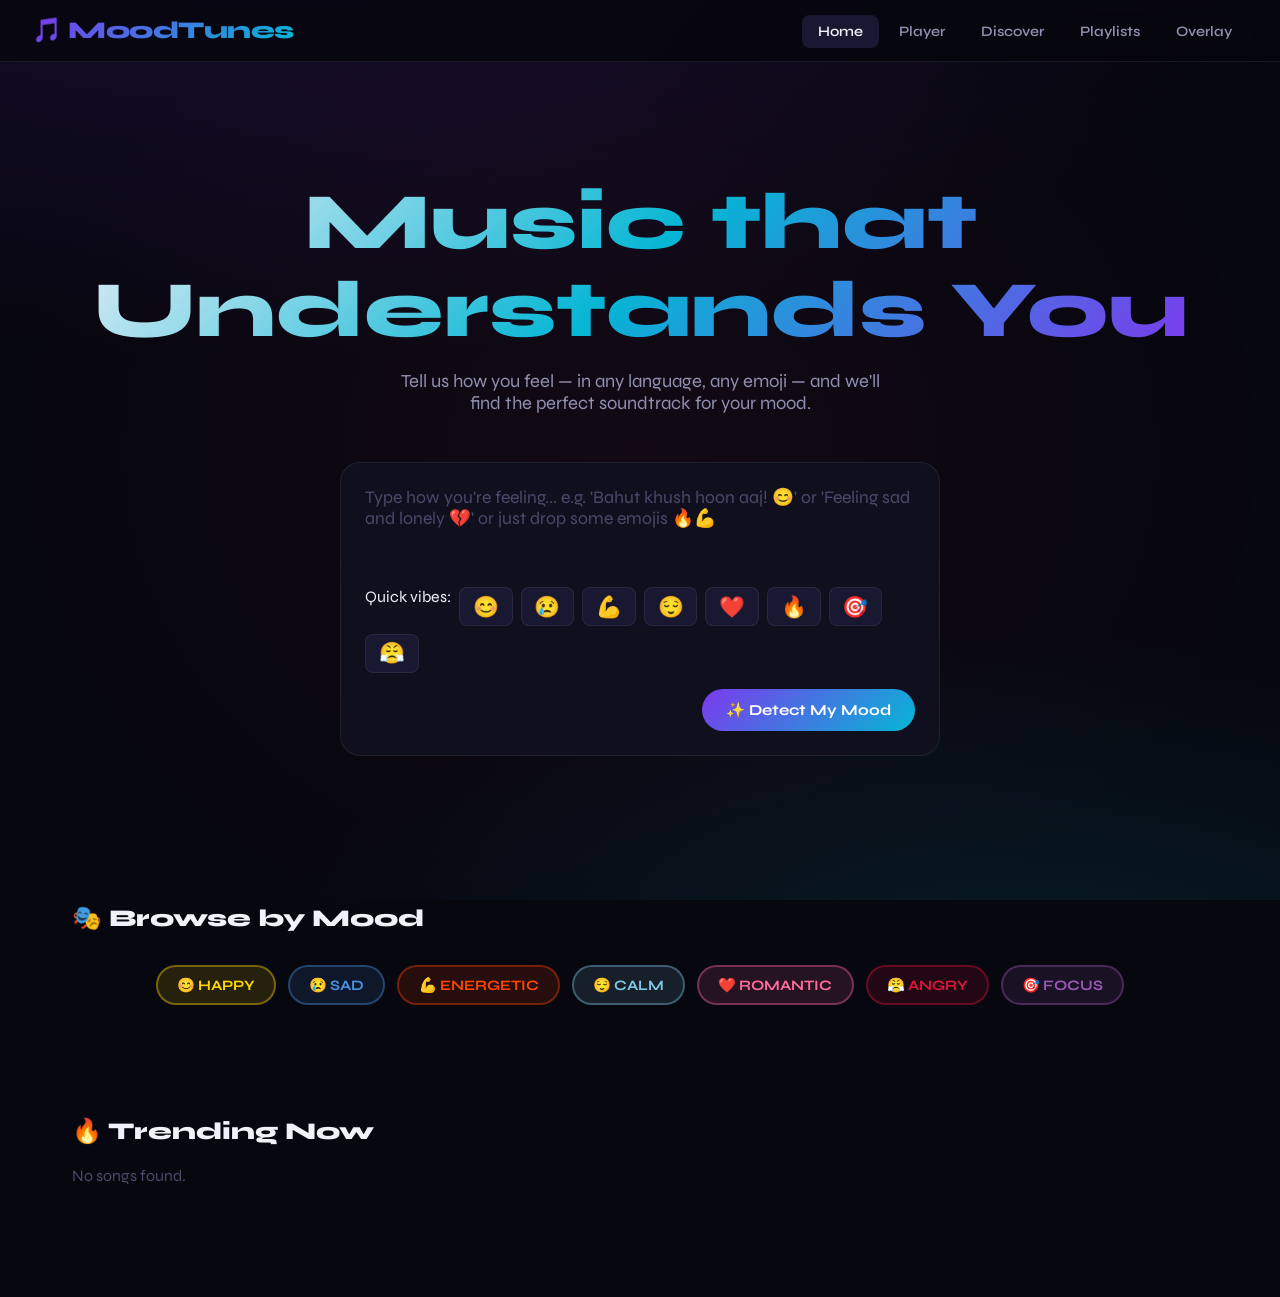
<file: Frontend/index.html>
<!DOCTYPE html>
<html lang="en">
<head>
  <meta charset="UTF-8">
  <meta name="viewport" content="width=device-width, initial-scale=1.0">
  <title>MoodTunes — Feel the Music</title>
  <link rel="stylesheet" href="css/style.css">
  <link rel="preconnect" href="https://fonts.googleapis.com">
  <style>
    .hero {
      min-height: 90vh;
      display: flex; flex-direction: column;
      align-items: center; justify-content: center;
      text-align: center; padding: 2rem;
      position: relative; z-index: 1;
    }

    .hero-title {
      font-size: clamp(2.5rem, 7vw, 5rem);
      font-weight: 800;
      line-height: 1.1;
      background: linear-gradient(135deg, var(--text-primary) 0%, var(--accent-cyan) 50%, var(--accent-purple) 100%);
      -webkit-background-clip: text;
      -webkit-text-fill-color: transparent;
      background-clip: text;
      margin-bottom: 1rem;
    }

    .hero-sub {
      color: var(--text-secondary);
      font-size: 1.15rem;
      margin-bottom: 3rem;
      max-width: 500px;
    }

    .mood-input-area {
      width: 100%; max-width: 600px;
      background: var(--bg-card);
      border: 1px solid var(--border);
      border-radius: var(--radius-lg);
      padding: 1.5rem;
      transition: var(--transition);
    }

    .mood-input-area:focus-within {
      border-color: var(--accent-purple);
      box-shadow: 0 0 0 3px rgba(124,58,237,0.15);
    }

    .mood-textarea {
      width: 100%;
      background: transparent;
      border: none;
      outline: none;
      color: var(--text-primary);
      font-family: 'Syne', sans-serif;
      font-size: 1.1rem;
      resize: none;
      min-height: 80px;
    }

    .mood-textarea::placeholder { color: var(--text-muted); }

    .emoji-row {
      display: flex; gap: 0.5rem; margin-top: 1rem;
      flex-wrap: wrap;
    }

    .emoji-btn {
      background: var(--bg-hover);
      border: 1px solid var(--border);
      border-radius: 8px;
      padding: 0.4rem 0.8rem;
      font-size: 1.3rem;
      cursor: pointer;
      transition: var(--transition);
    }

    .emoji-btn:hover {
      transform: scale(1.2);
      border-color: var(--accent-purple);
    }

    .mood-result {
      display: none;
      flex-direction: column;
      align-items: center;
      gap: 1.5rem;
      margin-top: 3rem;
      padding: 2.5rem;
      max-width: 600px;
      width: 100%;
    }

    .mood-result.visible { display: flex; }

    .section-title {
      font-size: 1.5rem;
      font-weight: 800;
      margin-bottom: 1.25rem;
      display: flex; align-items: center; gap: 0.5rem;
    }

    .mood-moods-row {
      display: flex; gap: 0.75rem; flex-wrap: wrap;
      justify-content: center; margin-top: 2rem;
    }

    .mood-chip {
      padding: 0.6rem 1.2rem;
      border-radius: 50px;
      font-weight: 700;
      font-size: 0.9rem;
      cursor: pointer;
      border: 2px solid transparent;
      transition: var(--transition);
    }

    .mood-chip:hover { transform: scale(1.05); filter: brightness(1.2); }

    main { position: relative; z-index: 1; }
    .container { max-width: 1200px; margin: 0 auto; padding: 2rem; }
  </style>
</head>
<body>
  <div class="aurora"></div>

  <!-- Navbar -->
  <nav class="navbar">
    <div class="nav-logo">🎵 MoodTunes</div>
    <ul class="nav-links">
      <li><a href="index.html">Home</a></li>
      <li><a href="player.html">Player</a></li>
      <li><a href="discover.html">Discover</a></li>
      <li><a href="playlists.html">Playlists</a></li>
      <li><a href="overlay.html">Overlay</a></li>
    </ul>
  </nav>

  <main>
    <!-- Hero Section -->
    <section class="hero">
      <h1 class="hero-title fade-up">Music that<br>Understands You</h1>
      <p class="hero-sub fade-up-delay">Tell us how you feel — in any language, any emoji — and we'll find the perfect soundtrack for your mood.</p>

      <!-- Mood Input -->
      <div class="mood-input-area fade-up-delay">
        <textarea class="mood-textarea" id="moodText"
          placeholder="Type how you're feeling... e.g. 'Bahut khush hoon aaj! 😊' or 'Feeling sad and lonely 💔' or just drop some emojis 🔥💪"></textarea>

        <div class="emoji-row">
          <span>Quick vibes:</span>
          <button class="emoji-btn" onclick="addEmoji('😊')">😊</button>
          <button class="emoji-btn" onclick="addEmoji('😢')">😢</button>
          <button class="emoji-btn" onclick="addEmoji('💪')">💪</button>
          <button class="emoji-btn" onclick="addEmoji('😌')">😌</button>
          <button class="emoji-btn" onclick="addEmoji('❤️')">❤️</button>
          <button class="emoji-btn" onclick="addEmoji('🔥')">🔥</button>
          <button class="emoji-btn" onclick="addEmoji('🎯')">🎯</button>
          <button class="emoji-btn" onclick="addEmoji('😤')">😤</button>
        </div>

        <div style="display:flex; justify-content:flex-end; margin-top:1rem;">
          <button class="btn btn-primary" onclick="handleDetect()" id="detectBtn">
            ✨ Detect My Mood
          </button>
        </div>
      </div>

      <!-- Mood Result -->
      <div class="mood-result glass" id="moodResult">
        <div class="mood-orb" id="moodOrb">❓</div>
        <div>
          <div id="moodName" style="font-size:2rem; font-weight:800; text-align:center;"></div>
          <div id="moodDesc" style="color:var(--text-secondary); text-align:center; margin-top:0.5rem;"></div>
        </div>
        <div style="display:flex; gap:1rem;">
          <button class="btn btn-primary" onclick="loadMoodSongs()">🎵 Play Songs</button>
          <button class="btn btn-ghost" onclick="goToDiscover()">🔍 Discover More</button>
        </div>
      </div>
    </section>

    <!-- Browse by Mood -->
    <section class="container">
      <div class="section-title">🎭 Browse by Mood</div>
      <div class="mood-moods-row" id="moodChips"></div>
    </section>

    <!-- Trending Songs -->
    <section class="container" style="margin-top:3rem;">
      <div class="section-title">🔥 Trending Now</div>
      <div class="songs-grid" id="trendingGrid">
        <div style="grid-column:1/-1; display:flex; justify-content:center; padding:2rem;">
          <div class="spinner"></div>
        </div>
      </div>
    </section>

    <div style="height: 80px;"></div>
  </main>

  <script src="js/app.js"></script>
  <script>
    let currentMood = null;
    let moodSongs = [];

    // Render mood chips
    const moodChipsEl = document.getElementById('moodChips');
    Object.entries(MOOD_META).forEach(([mood, meta]) => {
      const chip = document.createElement('div');
      chip.className = 'mood-chip';
      chip.style.background = meta.color + '20';
      chip.style.color = meta.color;
      chip.style.borderColor = meta.color + '60';
      chip.textContent = meta.emoji + ' ' + mood;
      chip.addEventListener('click', () => loadSongsByMood(mood));
      moodChipsEl.appendChild(chip);
    });

    // Load trending on startup
    window.addEventListener('DOMContentLoaded', async () => {
      const songs = await getTrendingSongs();
      renderGrid(songs, document.getElementById('trendingGrid'));
    });

    function renderGrid(songs, container) {
      container.innerHTML = '';
      if (!songs.length) {
        container.innerHTML = '<p style="color:var(--text-muted)">No songs found.</p>';
        return;
      }
      songs.forEach((song, i) => {
        const card = renderSongCard(song, (s) => {
          playInPlayer(s, songs);
        });
        card.style.animationDelay = `${i * 0.05}s`;
        container.appendChild(card);
      });
    }

    async function handleDetect() {
      const text = document.getElementById('moodText').value.trim();
      if (!text) { showToast('Please tell us how you feel! 🎵', 'error'); return; }

      const btn = document.getElementById('detectBtn');
      btn.textContent = '🔍 Detecting...';
      btn.disabled = true;

      const result = await detectMood(text);
      currentMood = result.mood;

      // Update orb
      const orb = document.getElementById('moodOrb');
      const meta = MOOD_META[result.mood] || MOOD_META.HAPPY;
      orb.textContent = result.moodEmoji;
      orb.style.background = meta.gradient;
      orb.style.color = result.moodColor;
      orb.style.boxShadow = `0 0 40px ${result.moodColor}60`;

      document.getElementById('moodName').textContent = result.mood;
      document.getElementById('moodName').style.color = result.moodColor;
      document.getElementById('moodDesc').textContent = result.description;

      const moodResult = document.getElementById('moodResult');
      moodResult.classList.add('visible');
      moodResult.scrollIntoView({ behavior: 'smooth', block: 'nearest' });

      btn.textContent = '✨ Detect My Mood';
      btn.disabled = false;
    }

    async function loadMoodSongs() {
      if (!currentMood) return;
      const songs = await getSongsByMood(currentMood);
      moodSongs = songs;
      if (songs.length > 0) playInPlayer(songs[0], songs);
    }

    async function loadSongsByMood(mood) {
      const songs = await getSongsByMood(mood);
      renderGrid(songs, document.getElementById('trendingGrid'));
      document.getElementById('trendingGrid').scrollIntoView({ behavior: 'smooth' });
    }

    function addEmoji(emoji) {
      document.getElementById('moodText').value += emoji;
    }

    function goToDiscover() {
      if (currentMood) localStorage.setItem('moodtunes_discover_mood', currentMood);
      window.location.href = 'discover.html';
    }
  </script>
</body>
</html>
</file>
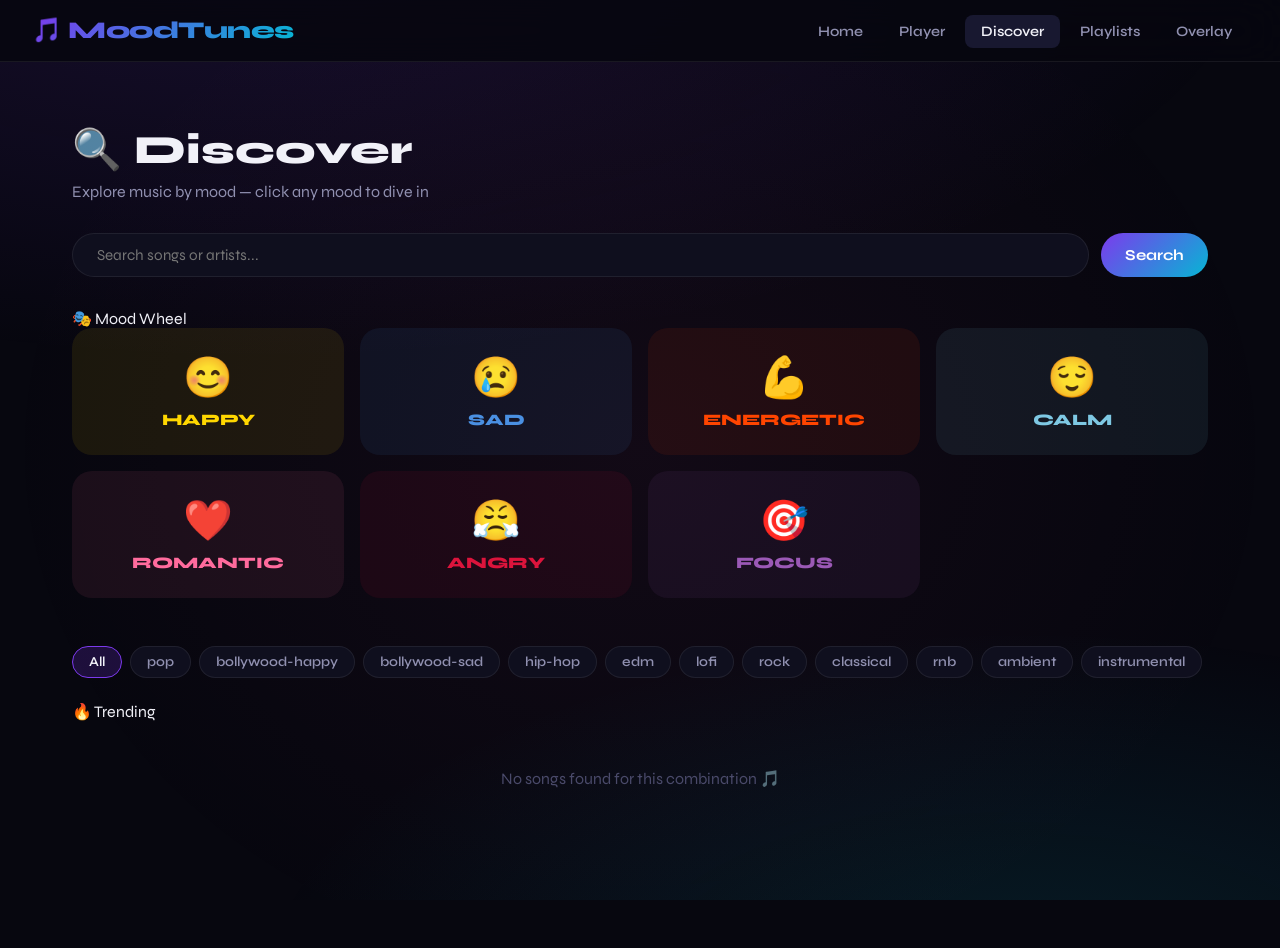
<file: Frontend/discover.html>
<!DOCTYPE html>
<html lang="en">
<head>
  <meta charset="UTF-8">
  <meta name="viewport" content="width=device-width, initial-scale=1.0">
  <title>MoodTunes — Discover</title>
  <link rel="stylesheet" href="css/style.css">
  <style>
    main { position:relative; z-index:1; }
    .container { max-width:1200px; margin:0 auto; padding:2rem; }

    /* Mood Wheel */
    .mood-wheel {
      display: grid;
      grid-template-columns: repeat(4, 1fr);
      gap: 1rem;
      margin-bottom: 3rem;
    }

    .mood-wheel-item {
      padding: 1.5rem 1rem;
      border-radius: var(--radius-lg);
      text-align: center;
      cursor: pointer;
      transition: var(--transition);
      border: 2px solid transparent;
      position: relative;
      overflow: hidden;
    }

    .mood-wheel-item::before {
      content: '';
      position: absolute; inset: 0;
      opacity: 0.15;
      transition: var(--transition);
    }

    .mood-wheel-item:hover { transform: translateY(-4px) scale(1.02); }
    .mood-wheel-item:hover::before { opacity: 0.3; }
    .mood-wheel-item.selected { border-color: currentColor; }

    .mood-wheel-emoji { font-size: 2.5rem; margin-bottom: 0.5rem; }
    .mood-wheel-label { font-weight: 800; font-size: 1rem; }
    .mood-wheel-count { font-size: 0.8rem; opacity: 0.7; margin-top: 0.25rem; }

    /* Genre Filter */
    .genre-filter {
      display: flex; gap: 0.5rem; flex-wrap: wrap;
      margin-bottom: 1.5rem;
    }

    .genre-tag {
      padding: 0.4rem 1rem;
      border-radius: 50px;
      background: var(--bg-card);
      border: 1px solid var(--border);
      color: var(--text-secondary);
      font-size: 0.85rem; font-weight: 600;
      cursor: pointer;
      transition: var(--transition);
    }

    .genre-tag:hover, .genre-tag.active {
      background: rgba(124,58,237,0.2);
      border-color: var(--accent-purple);
      color: var(--text-primary);
    }

    @media (max-width:600px) {
      .mood-wheel { grid-template-columns: repeat(2,1fr); }
    }
  </style>
</head>
<body>
  <div class="aurora"></div>
  <nav class="navbar">
    <div class="nav-logo">🎵 MoodTunes</div>
    <ul class="nav-links">
      <li><a href="index.html">Home</a></li>
      <li><a href="player.html">Player</a></li>
      <li><a href="discover.html">Discover</a></li>
      <li><a href="playlists.html">Playlists</a></li>
      <li><a href="overlay.html">Overlay</a></li>
    </ul>
  </nav>

  <main>
    <div class="container">
      <div style="padding:2rem 0;">
        <h1 style="font-size:2.5rem; font-weight:800;">🔍 Discover</h1>
        <p style="color:var(--text-secondary); margin-top:0.5rem;">Explore music by mood — click any mood to dive in</p>
      </div>

      <!-- Search Bar -->
      <div style="display:flex; gap:0.75rem; margin-bottom:2rem;">
        <input type="text" id="searchInput" placeholder="Search songs or artists..."
          style="flex:1; background:var(--bg-card); border:1px solid var(--border);
                 border-radius:50px; padding:0.75rem 1.5rem; color:var(--text-primary);
                 font-family:'Syne',sans-serif; font-size:0.95rem; outline:none;"
          oninput="handleSearch(this.value)">
        <button class="btn btn-primary" onclick="handleSearch(document.getElementById('searchInput').value)">Search</button>
      </div>

      <!-- Mood Wheel -->
      <div class="section-title">🎭 Mood Wheel</div>
      <div class="mood-wheel" id="moodWheel"></div>

      <!-- Genre Filter -->
      <div class="genre-filter" id="genreFilter"></div>

      <!-- Songs -->
      <div class="section-title" id="songsTitle">🎵 All Songs</div>
      <div class="songs-grid" id="songsGrid">
        <div style="grid-column:1/-1; display:flex; justify-content:center; padding:3rem;">
          <div class="spinner"></div>
        </div>
      </div>
    </div>
    <div style="height:80px;"></div>
  </main>

  <script src="js/app.js"></script>
  <script>
    let selectedMood = localStorage.getItem('moodtunes_discover_mood') || null;
    let currentSongs = [];

    const genres = ['All', 'pop', 'bollywood-happy', 'bollywood-sad', 'hip-hop', 'edm', 'lofi', 'rock', 'classical', 'rnb', 'ambient', 'instrumental'];
    let selectedGenre = 'All';

    // Build mood wheel
    const moodWheel = document.getElementById('moodWheel');
    Object.entries(MOOD_META).forEach(([mood, meta]) => {
      const item = document.createElement('div');
      item.className = 'mood-wheel-item' + (selectedMood === mood ? ' selected' : '');
      item.style.color = meta.color;
      item.innerHTML = `
        <div class="mood-wheel-emoji">${meta.emoji}</div>
        <div class="mood-wheel-label">${mood}</div>
      `;
      item.style.background = meta.color + '15';
      item.addEventListener('click', () => selectMood(mood, item));
      moodWheel.appendChild(item);
    });

    // Build genre filter
    const genreFilter = document.getElementById('genreFilter');
    genres.forEach(g => {
      const tag = document.createElement('div');
      tag.className = 'genre-tag' + (g === selectedGenre ? ' active' : '');
      tag.textContent = g;
      tag.addEventListener('click', () => {
        document.querySelectorAll('.genre-tag').forEach(t => t.classList.remove('active'));
        tag.classList.add('active');
        selectedGenre = g;
        loadSongs();
      });
      genreFilter.appendChild(tag);
    });

    async function selectMood(mood, el) {
      selectedMood = mood;
      localStorage.setItem('moodtunes_discover_mood', mood);
      document.querySelectorAll('.mood-wheel-item').forEach(i => i.classList.remove('selected'));
      el.classList.add('selected');
      await loadSongs();
    }

    async function loadSongs() {
      const grid = document.getElementById('songsGrid');
      const title = document.getElementById('songsTitle');
      grid.innerHTML = '<div style="grid-column:1/-1;display:flex;justify-content:center;padding:3rem;"><div class="spinner"></div></div>';

      let songs;
      if (selectedMood) {
        songs = await getSongsByMood(selectedMood);
        title.textContent = `${MOOD_META[selectedMood]?.emoji || '🎵'} ${selectedMood} Songs`;
      } else {
        songs = await getTrendingSongs();
        title.textContent = '🔥 Trending';
      }

      if (selectedGenre !== 'All') {
        songs = songs.filter(s => s.genre === selectedGenre);
      }

      currentSongs = songs;
      renderGrid(songs);
    }

    function renderGrid(songs) {
      const grid = document.getElementById('songsGrid');
      grid.innerHTML = '';
      if (!songs.length) {
        grid.innerHTML = '<div style="grid-column:1/-1; text-align:center; padding:3rem; color:var(--text-muted);">No songs found for this combination 🎵</div>';
        return;
      }
      songs.forEach((song, i) => {
        const card = renderSongCard(song, (s) => playInPlayer(s, songs));
        card.style.animationDelay = `${i * 0.04}s`;
        grid.appendChild(card);
      });
    }

    let searchTimeout;
    function handleSearch(query) {
      clearTimeout(searchTimeout);
      if (!query.trim()) { loadSongs(); return; }
      searchTimeout = setTimeout(async () => {
        const res = await fetch(`${API_BASE}/songs/search?q=${encodeURIComponent(query)}`);
        const songs = await res.json();
        document.getElementById('songsTitle').textContent = `🔍 Results for "${query}"`;
        renderGrid(songs);
      }, 400);
    }

    // Initial load
    loadSongs();
  </script>
</body>
</html>
</file>
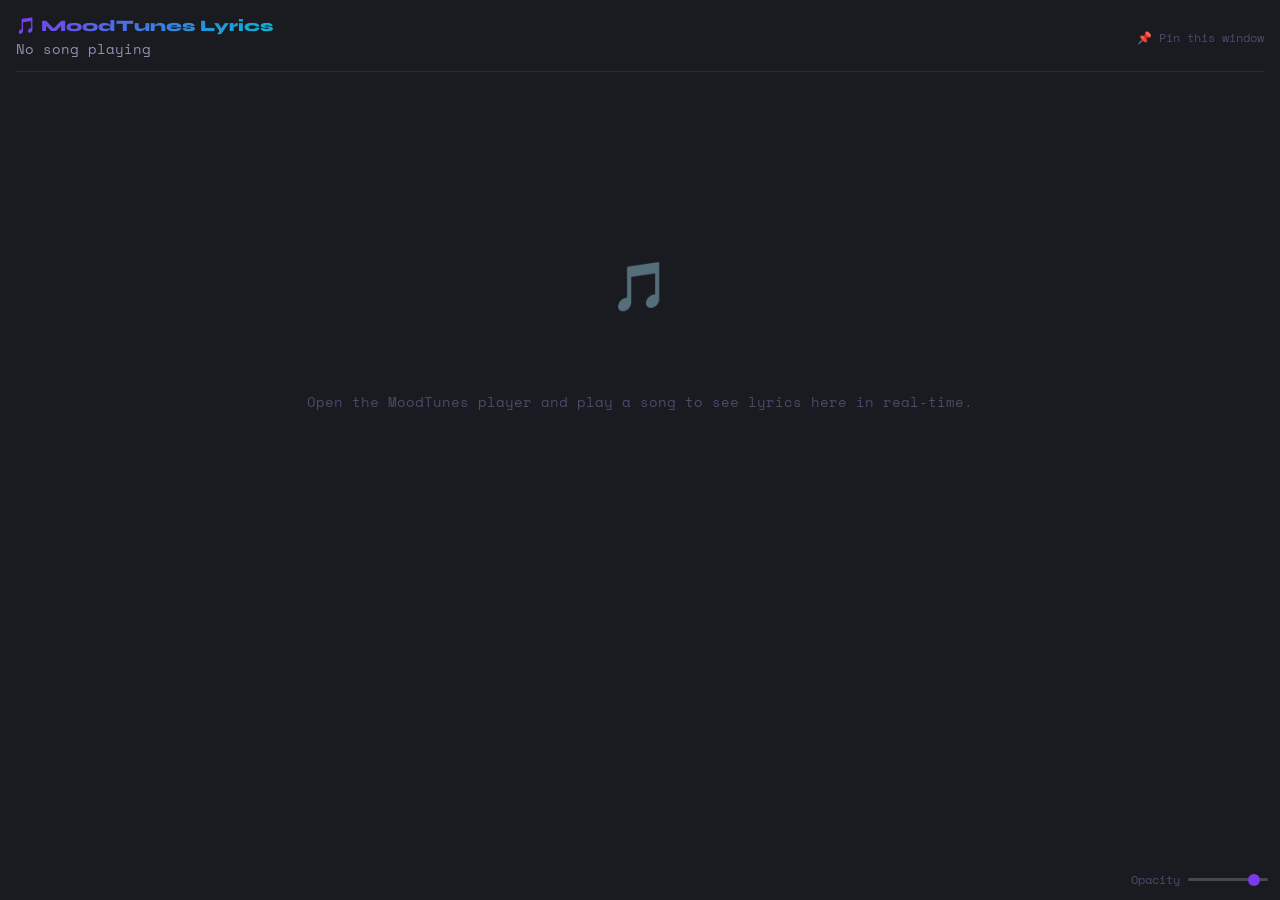
<file: Frontend/overlay.html>
<!DOCTYPE html>
<html lang="en">
<head>
  <meta charset="UTF-8">
  <title>MoodTunes Lyrics</title>
  <link rel="preconnect" href="https://fonts.googleapis.com">
  <link href="https://fonts.googleapis.com/css2?family=Space+Mono:ital@0;1&family=Syne:wght@700;800&display=swap" rel="stylesheet">
  <style>
    * { margin:0; padding:0; box-sizing:border-box; }
    body {
      font-family: 'Space Mono', monospace;
      background: rgba(7,7,15,0.92);
      color: #f1f1f8;
      min-height: 100vh;
      padding: 1rem;
      overflow-x: hidden;
    }

    .overlay-header {
      display: flex; justify-content: space-between; align-items: center;
      padding-bottom: 0.75rem;
      border-bottom: 1px solid rgba(255,255,255,0.08);
      margin-bottom: 1rem;
    }

    .overlay-title {
      font-family: 'Syne', sans-serif;
      font-weight: 800; font-size: 1rem;
      background: linear-gradient(135deg, #7c3aed, #06b6d4);
      -webkit-background-clip: text;
      -webkit-text-fill-color: transparent;
    }

    .overlay-song { font-size: 0.85rem; color: #9090b0; margin-top: 0.25rem; }

    .lyrics-box {
      font-size: 0.85rem;
      line-height: 1.9;
      color: #9090b0;
      white-space: pre-wrap;
      max-height: calc(100vh - 120px);
      overflow-y: auto;
      scrollbar-width: thin;
      scrollbar-color: #7c3aed transparent;
    }

    .opacity-control {
      position: fixed; bottom: 0.75rem; right: 0.75rem;
      display: flex; align-items: center; gap: 0.5rem;
    }

    .opacity-control input {
      width: 80px; appearance: none;
      height: 3px; background: rgba(255,255,255,0.2);
      border-radius: 2px; outline: none; cursor: pointer;
    }

    .opacity-control input::-webkit-slider-thumb {
      appearance: none; width: 12px; height: 12px;
      border-radius: 50%; background: #7c3aed; cursor: pointer;
    }

    .no-lyrics {
      text-align: center; padding: 3rem 1rem;
      color: #4a4a6a;
    }

    ::-webkit-scrollbar { width: 4px; }
    ::-webkit-scrollbar-thumb { background: #7c3aed; border-radius: 2px; }
  </style>
</head>
<body>
  <div class="overlay-header">
    <div>
      <div class="overlay-title">🎵 MoodTunes Lyrics</div>
      <div class="overlay-song" id="songInfo">No song playing</div>
    </div>
    <div style="font-size:0.75rem; color:#4a4a6a;">📌 Pin this window</div>
  </div>

  <div class="lyrics-box" id="lyricsBox">
    <div class="no-lyrics">
      <div style="font-size:3rem; margin-bottom:0.5rem;">🎵</div>
      <p>Open the MoodTunes player and play a song to see lyrics here in real-time.</p>
    </div>
  </div>

  <div class="opacity-control">
    <span style="font-size:0.75rem; color:#4a4a6a;">Opacity</span>
    <input type="range" min="30" max="100" value="92"
      oninput="document.body.style.background = `rgba(7,7,15,${this.value/100})`">
  </div>

  <script>
    function loadLyrics() {
      const lyrics = localStorage.getItem('moodtunes_lyrics');
      const songData = JSON.parse(localStorage.getItem('moodtunes_lyrics_song') || '{}');

      if (songData.title) {
        document.getElementById('songInfo').textContent = `${songData.title} — ${songData.artist}`;
      }

      if (lyrics) {
        document.getElementById('lyricsBox').textContent = lyrics;
      }
    }

    loadLyrics();
    // Auto-refresh every 2 seconds
    setInterval(loadLyrics, 2000);
  </script>
</body>
</html>
</file>
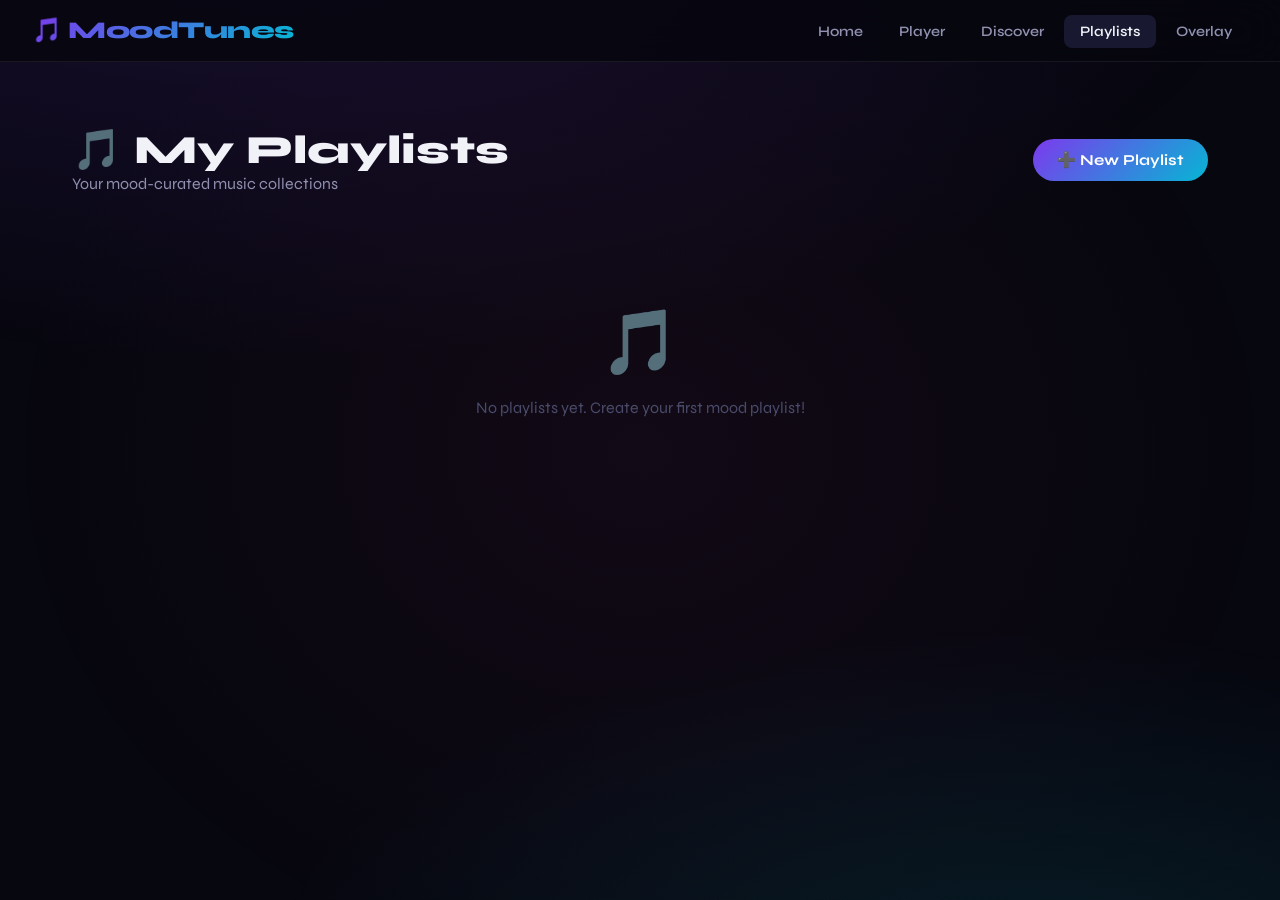
<file: Frontend/playlists.html>
<!DOCTYPE html>
<html lang="en">
<head>
  <meta charset="UTF-8">
  <meta name="viewport" content="width=device-width, initial-scale=1.0">
  <title>MoodTunes — Playlists</title>
  <link rel="stylesheet" href="css/style.css">
  <style>
    main { position:relative; z-index:1; }
    .container { max-width:1200px; margin:0 auto; padding:2rem; }

    .playlists-grid {
      display: grid;
      grid-template-columns: repeat(auto-fill, minmax(220px, 1fr));
      gap: 1.25rem;
      margin-top: 1.5rem;
    }

    .playlist-card {
      background: var(--bg-card);
      border: 1px solid var(--border);
      border-radius: var(--radius-lg);
      padding: 1.5rem;
      cursor: pointer;
      transition: var(--transition);
      position: relative;
      overflow: hidden;
    }

    .playlist-card:hover {
      transform: translateY(-4px);
      border-color: rgba(124,58,237,0.4);
    }

    .playlist-cover {
      width: 100%; aspect-ratio: 1;
      border-radius: 12px;
      display: flex; align-items: center; justify-content: center;
      font-size: 4rem;
      margin-bottom: 1rem;
    }

    .playlist-name { font-weight: 800; font-size: 1.05rem; }
    .playlist-meta { color: var(--text-secondary); font-size: 0.85rem; margin-top: 0.25rem; }

    /* Create Playlist Modal */
    .modal-overlay {
      display: none;
      position: fixed; inset: 0; z-index: 200;
      background: rgba(7,7,15,0.8);
      backdrop-filter: blur(10px);
      align-items: center; justify-content: center;
    }

    .modal-overlay.visible { display: flex; }

    .modal {
      background: var(--bg-card);
      border: 1px solid var(--border);
      border-radius: var(--radius-lg);
      padding: 2rem;
      width: 90%; max-width: 440px;
    }

    .modal input, .modal select {
      width: 100%;
      background: var(--bg-hover);
      border: 1px solid var(--border);
      border-radius: 10px;
      padding: 0.75rem 1rem;
      color: var(--text-primary);
      font-family: 'Syne', sans-serif;
      font-size: 0.95rem;
      outline: none;
      margin: 0.5rem 0 1rem;
    }

    .modal select option { background: var(--bg-card); }

    .song-list { margin-top: 1rem; }
    .song-list-item {
      display: flex; align-items: center; gap: 0.75rem;
      padding: 0.6rem; border-radius: 8px;
      transition: var(--transition);
    }
    .song-list-item:hover { background: var(--bg-hover); }
    .song-list-item img { width: 40px; height: 40px; border-radius: 6px; object-fit:cover; }
  </style>
</head>
<body>
  <div class="aurora"></div>
  <nav class="navbar">
    <div class="nav-logo">🎵 MoodTunes</div>
    <ul class="nav-links">
      <li><a href="index.html">Home</a></li>
      <li><a href="player.html">Player</a></li>
      <li><a href="discover.html">Discover</a></li>
      <li><a href="playlists.html">Playlists</a></li>
      <li><a href="overlay.html">Overlay</a></li>
    </ul>
  </nav>

  <!-- Create Playlist Modal -->
  <div class="modal-overlay" id="createModal">
    <div class="modal">
      <div style="font-size:1.3rem; font-weight:800; margin-bottom:1.5rem;">➕ Create Playlist</div>
      <label>Playlist Name</label>
      <input type="text" id="playlistName" placeholder="My Chill Vibes...">
      <label>Mood</label>
      <select id="playlistMood">
        <option value="HAPPY">😊 Happy</option>
        <option value="SAD">😢 Sad</option>
        <option value="ENERGETIC">💪 Energetic</option>
        <option value="CALM">😌 Calm</option>
        <option value="ROMANTIC">❤️ Romantic</option>
        <option value="ANGRY">😤 Angry</option>
        <option value="FOCUS">🎯 Focus</option>
      </select>
      <div style="display:flex; gap:0.75rem; justify-content:flex-end;">
        <button class="btn btn-ghost" onclick="closeModal()">Cancel</button>
        <button class="btn btn-primary" onclick="handleCreate()">Create ✨</button>
      </div>
    </div>
  </div>

  <!-- Playlist Detail Modal -->
  <div class="modal-overlay" id="detailModal">
    <div class="modal" style="max-width:520px;">
      <div style="display:flex; justify-content:space-between; align-items:center; margin-bottom:1rem;">
        <div id="detailTitle" style="font-size:1.3rem; font-weight:800;"></div>
        <button class="btn btn-ghost" style="padding:0.3rem 0.8rem;" onclick="closeDetail()">✕</button>
      </div>
      <div id="detailSongs" class="song-list"></div>
      <div style="margin-top:1rem; display:flex; gap:0.5rem;">
        <button class="btn btn-primary" onclick="playPlaylist()" style="flex:1;">▶ Play All</button>
        <button class="btn btn-ghost" onclick="deleteCurrentPlaylist()" style="color:#DC143C;">🗑 Delete</button>
      </div>
    </div>
  </div>

  <main>
    <div class="container">
      <div style="display:flex; justify-content:space-between; align-items:center; padding:2rem 0 1rem;">
        <div>
          <h1 style="font-size:2.5rem; font-weight:800;">🎵 My Playlists</h1>
          <p style="color:var(--text-secondary);">Your mood-curated music collections</p>
        </div>
        <button class="btn btn-primary" onclick="openCreateModal()">➕ New Playlist</button>
      </div>

      <!-- Mood Stats -->
      <div style="display:flex; gap:1rem; flex-wrap:wrap; margin-bottom:2rem;" id="moodStats"></div>

      <div class="playlists-grid" id="playlistsGrid">
        <div style="grid-column:1/-1; display:flex; justify-content:center; padding:3rem;">
          <div class="spinner"></div>
        </div>
      </div>
    </div>
    <div style="height:80px;"></div>
  </main>

  <script src="js/app.js"></script>
  <script>
    let playlists = [];
    let currentPlaylist = null;

    async function loadPlaylists() {
      playlists = await getUserPlaylists();
      renderPlaylists();
      renderStats();
    }

    function renderPlaylists() {
      const grid = document.getElementById('playlistsGrid');
      grid.innerHTML = '';

      if (!playlists.length) {
        grid.innerHTML = `
          <div style="grid-column:1/-1; text-align:center; padding:4rem; color:var(--text-muted);">
            <div style="font-size:4rem; margin-bottom:1rem;">🎵</div>
            <p>No playlists yet. Create your first mood playlist!</p>
          </div>`;
        return;
      }

      playlists.forEach(p => {
        const meta = MOOD_META[p.mood] || MOOD_META.HAPPY;
        const card = document.createElement('div');
        card.className = 'playlist-card fade-up';
        card.innerHTML = `
          <div class="playlist-cover" style="background:${meta.color}20; color:${meta.color};">
            ${meta.emoji}
          </div>
          <div class="playlist-name">${p.name}</div>
          <div class="playlist-meta">
            <span class="mood-badge" style="${getMoodBadgeStyle(p.mood)}">${meta.emoji} ${p.mood}</span>
            <span style="margin-left:0.5rem;">${p.songs?.length || 0} songs</span>
          </div>
        `;
        card.addEventListener('click', () => openDetail(p));
        grid.appendChild(card);
      });
    }

    async function renderStats() {
      const res = await fetch(`${API_BASE}/mood/stats`);
      const stats = await res.json();
      const el = document.getElementById('moodStats');
      el.innerHTML = '';
      Object.entries(stats).filter(([,v]) => v > 0).forEach(([mood, count]) => {
        const meta = MOOD_META[mood] || MOOD_META.HAPPY;
        const chip = document.createElement('div');
        chip.style.cssText = `
          padding: 0.5rem 1rem;
          background: ${meta.color}15;
          border: 1px solid ${meta.color}40;
          border-radius: 50px;
          color: ${meta.color};
          font-weight: 700; font-size: 0.85rem;
        `;
        chip.textContent = `${meta.emoji} ${count} ${mood.toLowerCase()} detection${count !== 1 ? 's' : ''}`;
        el.appendChild(chip);
      });
    }

    function openCreateModal() {
      document.getElementById('createModal').classList.add('visible');
    }

    function closeModal() {
      document.getElementById('createModal').classList.remove('visible');
    }

    async function handleCreate() {
      const name = document.getElementById('playlistName').value.trim();
      const mood = document.getElementById('playlistMood').value;
      if (!name) { showToast('Please enter a playlist name', 'error'); return; }

      const playlist = await createPlaylist(name, mood);
      playlists.push(playlist);

      // Check if there's a song to add
      const pendingSong = JSON.parse(localStorage.getItem('moodtunes_add_song') || 'null');
      if (pendingSong && pendingSong.id) {
        await addSongToPlaylist(playlist.id, pendingSong.id);
        localStorage.removeItem('moodtunes_add_song');
      }

      renderPlaylists();
      closeModal();
      showToast('Playlist created! 🎉');
    }

    function openDetail(playlist) {
      currentPlaylist = playlist;
      document.getElementById('detailTitle').textContent = '🎵 ' + playlist.name;
      const songsEl = document.getElementById('detailSongs');
      songsEl.innerHTML = '';

      if (!playlist.songs || !playlist.songs.length) {
        songsEl.innerHTML = '<p style="color:var(--text-muted); text-align:center; padding:1rem;">No songs yet. Add songs from the player!</p>';
      } else {
        playlist.songs.forEach(song => {
          const item = document.createElement('div');
          item.className = 'song-list-item';
          item.innerHTML = `
            <img src="${song.thumbnailUrl || `https://img.youtube.com/vi/${song.youtubeId}/default.jpg`}" alt="">
            <div style="flex:1; overflow:hidden;">
              <div style="font-weight:700; font-size:0.9rem; white-space:nowrap; overflow:hidden; text-overflow:ellipsis;">${song.title}</div>
              <div style="color:var(--text-secondary); font-size:0.8rem;">${song.artist}</div>
            </div>
            <button onclick="removeSong(${playlist.id}, ${song.id})"
              style="background:none;border:none;color:var(--text-muted);cursor:pointer;font-size:1rem;" title="Remove">🗑</button>
          `;
          item.addEventListener('click', (e) => {
            if (e.target.tagName !== 'BUTTON') playInPlayer(song, playlist.songs);
          });
          songsEl.appendChild(item);
        });
      }

      document.getElementById('detailModal').classList.add('visible');
    }

    function closeDetail() { document.getElementById('detailModal').classList.remove('visible'); }

    function playPlaylist() {
      if (currentPlaylist?.songs?.length) {
        playInPlayer(currentPlaylist.songs[0], currentPlaylist.songs);
      }
    }

    async function removeSong(playlistId, songId) {
      await fetch(`${API_BASE}/playlists/${playlistId}/songs/${songId}`, { method: 'DELETE' });
      await loadPlaylists();
      closeDetail();
      showToast('Song removed');
    }

    async function deleteCurrentPlaylist() {
      if (!currentPlaylist) return;
      if (!confirm(`Delete "${currentPlaylist.name}"?`)) return;
      await fetch(`${API_BASE}/playlists/${currentPlaylist.id}`, { method: 'DELETE' });
      await loadPlaylists();
      closeDetail();
      showToast('Playlist deleted');
    }

    loadPlaylists();
  </script>
</body>
</html>
</file>
<file: Frontend/css/style.css>
/* ─── Google Fonts ─── */
@import url('https://fonts.googleapis.com/css2?family=Syne:wght@400;600;700;800&family=Space+Mono:ital,wght@0,400;0,700;1,400&display=swap');

/* ─── CSS Variables ─── */
:root {
  --bg-base: #07070f;
  --bg-card: #0f0f1e;
  --bg-hover: #181830;
  --border: rgba(255,255,255,0.07);

  --accent-purple: #7c3aed;
  --accent-cyan: #06b6d4;
  --accent-pink: #ec4899;

  --text-primary: #f1f1f8;
  --text-secondary: #9090b0;
  --text-muted: #4a4a6a;

  --radius: 12px;
  --radius-lg: 20px;
  --transition: all 0.25s cubic-bezier(0.4, 0, 0.2, 1);

  /* Mood Colors */
  --mood-happy:     #FFD700;
  --mood-sad:       #4A90E2;
  --mood-energetic: #FF4500;
  --mood-calm:      #7EC8E3;
  --mood-romantic:  #FF6B9D;
  --mood-angry:     #DC143C;
  --mood-focus:     #9B59B6;
}

* { margin: 0; padding: 0; box-sizing: border-box; }

html { scroll-behavior: smooth; }

body {
  font-family: 'Syne', sans-serif;
  background: var(--bg-base);
  color: var(--text-primary);
  min-height: 100vh;
  overflow-x: hidden;
}

/* ─── Aurora Background ─── */
.aurora {
  position: fixed; inset: 0;
  background:
    radial-gradient(ellipse 80% 50% at 20% -10%, rgba(124,58,237,0.15), transparent),
    radial-gradient(ellipse 60% 40% at 80% 110%, rgba(6,182,212,0.12), transparent),
    radial-gradient(ellipse 50% 60% at 50% 50%, rgba(236,72,153,0.05), transparent);
  pointer-events: none;
  z-index: 0;
}

/* ─── Navbar ─── */
.navbar {
  position: sticky; top: 0; z-index: 100;
  display: flex; align-items: center; justify-content: space-between;
  padding: 1rem 2rem;
  background: rgba(7,7,15,0.85);
  backdrop-filter: blur(20px);
  border-bottom: 1px solid var(--border);
}

.nav-logo {
  font-size: 1.5rem;
  font-weight: 800;
  background: linear-gradient(135deg, var(--accent-purple), var(--accent-cyan));
  -webkit-background-clip: text;
  -webkit-text-fill-color: transparent;
  background-clip: text;
  letter-spacing: -0.5px;
}

.nav-links {
  display: flex; gap: 0.25rem;
  list-style: none;
}

.nav-links a {
  color: var(--text-secondary);
  text-decoration: none;
  padding: 0.5rem 1rem;
  border-radius: 8px;
  font-size: 0.9rem;
  font-weight: 600;
  transition: var(--transition);
}

.nav-links a:hover, .nav-links a.active {
  color: var(--text-primary);
  background: var(--bg-hover);
}

/* ─── Glass Card ─── */
.glass {
  background: rgba(15, 15, 30, 0.7);
  backdrop-filter: blur(20px);
  border: 1px solid var(--border);
  border-radius: var(--radius-lg);
}

/* ─── Buttons ─── */
.btn {
  display: inline-flex; align-items: center; gap: 0.5rem;
  padding: 0.75rem 1.5rem;
  border: none; border-radius: 50px;
  font-family: 'Syne', sans-serif;
  font-weight: 700; font-size: 0.95rem;
  cursor: pointer;
  transition: var(--transition);
}

.btn-primary {
  background: linear-gradient(135deg, var(--accent-purple), var(--accent-cyan));
  color: white;
}

.btn-primary:hover {
  transform: translateY(-2px);
  box-shadow: 0 8px 25px rgba(124,58,237,0.4);
}

.btn-ghost {
  background: transparent;
  color: var(--text-secondary);
  border: 1px solid var(--border);
}

.btn-ghost:hover {
  color: var(--text-primary);
  border-color: var(--accent-purple);
  background: rgba(124,58,237,0.1);
}

/* ─── Song Card ─── */
.song-card {
  background: var(--bg-card);
  border: 1px solid var(--border);
  border-radius: var(--radius);
  padding: 1rem;
  cursor: pointer;
  transition: var(--transition);
  position: relative;
  overflow: hidden;
}

.song-card::before {
  content: '';
  position: absolute; inset: 0;
  background: linear-gradient(135deg, rgba(124,58,237,0.05), rgba(6,182,212,0.05));
  opacity: 0;
  transition: var(--transition);
}

.song-card:hover {
  transform: translateY(-4px);
  border-color: rgba(124,58,237,0.4);
  box-shadow: 0 12px 40px rgba(124,58,237,0.15);
}

.song-card:hover::before { opacity: 1; }

.song-card img {
  width: 100%; aspect-ratio: 1;
  border-radius: 8px;
  object-fit: cover;
  margin-bottom: 0.75rem;
}

.song-card .song-title {
  font-weight: 700; font-size: 0.95rem;
  white-space: nowrap; overflow: hidden; text-overflow: ellipsis;
}

.song-card .song-artist {
  color: var(--text-secondary);
  font-size: 0.8rem;
  margin-top: 0.2rem;
}

.song-card .mood-badge {
  display: inline-block;
  font-size: 0.7rem;
  font-weight: 700;
  padding: 0.2rem 0.6rem;
  border-radius: 50px;
  margin-top: 0.5rem;
  text-transform: uppercase;
  letter-spacing: 0.5px;
}

/* ─── Mood Orb ─── */
.mood-orb {
  width: 120px; height: 120px;
  border-radius: 50%;
  display: flex; align-items: center; justify-content: center;
  font-size: 3rem;
  transition: all 0.6s cubic-bezier(0.4, 0, 0.2, 1);
  position: relative;
  animation: orbPulse 3s ease-in-out infinite;
}

@keyframes orbPulse {
  0%, 100% { box-shadow: 0 0 30px currentColor; transform: scale(1); }
  50% { box-shadow: 0 0 60px currentColor; transform: scale(1.05); }
}

/* ─── Progress Bar ─── */
.progress-bar {
  width: 100%; height: 4px;
  background: var(--bg-hover);
  border-radius: 2px;
  cursor: pointer;
  position: relative;
}

.progress-fill {
  height: 100%;
  background: linear-gradient(90deg, var(--accent-purple), var(--accent-cyan));
  border-radius: 2px;
  transition: width 0.1s linear;
  position: relative;
}

.progress-fill::after {
  content: '';
  position: absolute; right: -6px; top: -4px;
  width: 12px; height: 12px;
  background: white;
  border-radius: 50%;
  box-shadow: 0 0 8px rgba(255,255,255,0.5);
}

/* ─── Lyrics ─── */
.lyrics-container {
  font-family: 'Space Mono', monospace;
  line-height: 1.9;
  font-size: 0.9rem;
  color: var(--text-secondary);
  white-space: pre-wrap;
  overflow-y: auto;
  max-height: 400px;
  scrollbar-width: thin;
  scrollbar-color: var(--accent-purple) transparent;
}

.lyrics-line { transition: var(--transition); padding: 0.1rem 0; }
.lyrics-line.active {
  color: var(--text-primary);
  font-weight: 700;
  font-size: 1rem;
  text-shadow: 0 0 20px var(--accent-purple);
}

/* ─── Grid ─── */
.songs-grid {
  display: grid;
  grid-template-columns: repeat(auto-fill, minmax(180px, 1fr));
  gap: 1rem;
}

/* ─── Scrollbar ─── */
::-webkit-scrollbar { width: 6px; }
::-webkit-scrollbar-track { background: transparent; }
::-webkit-scrollbar-thumb {
  background: var(--accent-purple);
  border-radius: 3px;
}

/* ─── Animations ─── */
@keyframes fadeUp {
  from { opacity: 0; transform: translateY(20px); }
  to { opacity: 1; transform: translateY(0); }
}

.fade-up { animation: fadeUp 0.5s ease forwards; }
.fade-up-delay { animation: fadeUp 0.5s ease 0.2s forwards; opacity: 0; }

/* ─── Loading Spinner ─── */
.spinner {
  width: 40px; height: 40px;
  border: 3px solid var(--border);
  border-top-color: var(--accent-purple);
  border-radius: 50%;
  animation: spin 0.8s linear infinite;
}

@keyframes spin { to { transform: rotate(360deg); } }

/* ─── Now Playing Bar (bottom) ─── */
.now-playing-bar {
  position: fixed; bottom: 0; left: 0; right: 0; z-index: 99;
  background: rgba(7, 7, 15, 0.95);
  backdrop-filter: blur(30px);
  border-top: 1px solid var(--border);
  padding: 0.75rem 2rem;
  display: flex; align-items: center;
  gap: 1rem;
}

/* ─── Responsive ─── */
@media (max-width: 768px) {
  .navbar { padding: 0.75rem 1rem; }
  .songs-grid { grid-template-columns: repeat(auto-fill, minmax(140px, 1fr)); }
}
</file>
